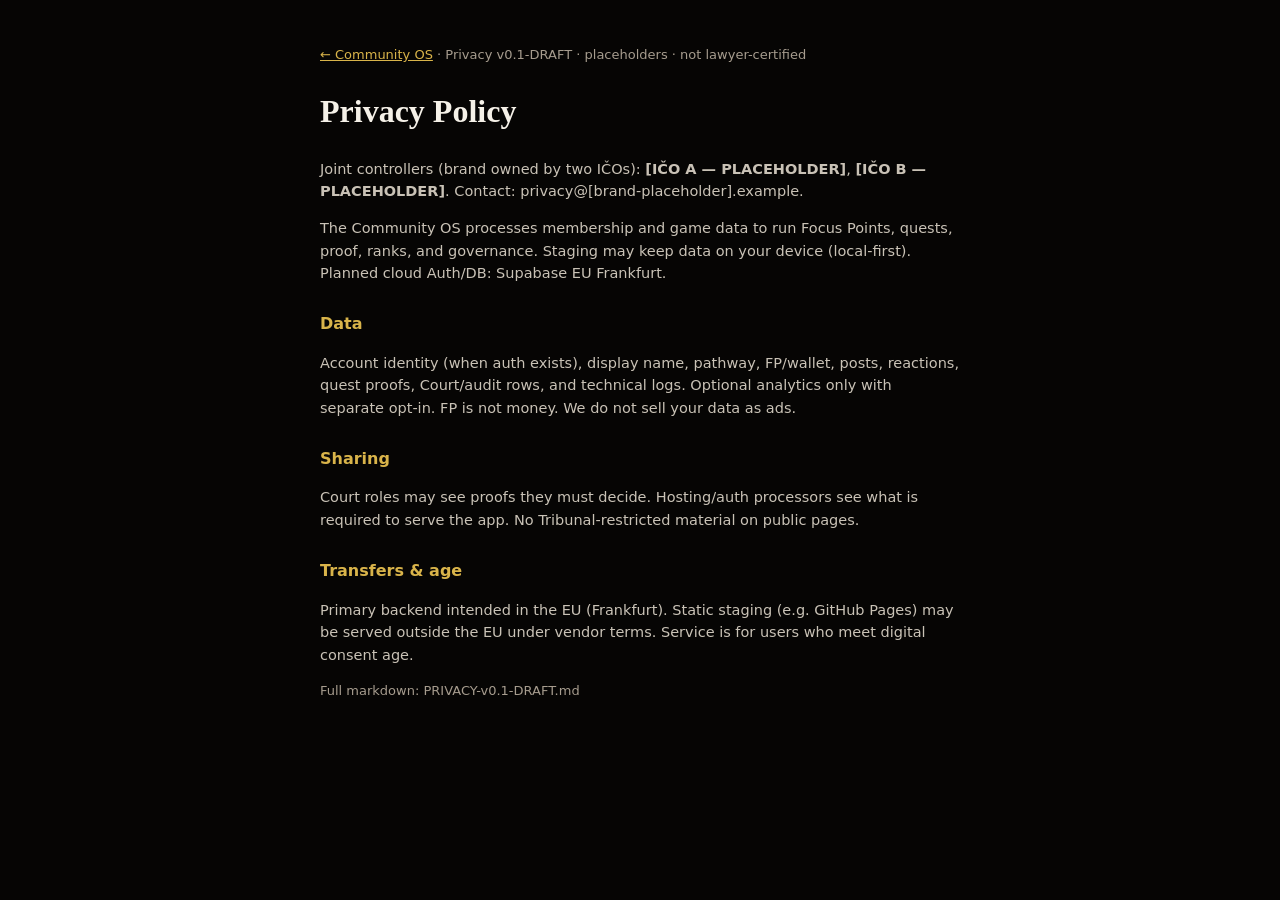
<file: legal/privacy.html>
<!doctype html>
<html lang="en">
<head>
  <meta charset="utf-8" />
  <meta name="viewport" content="width=device-width, initial-scale=1" />
  <title>Privacy — The Community OS</title>
  <style>
    body { margin: 0; font-family: system-ui, sans-serif; background: #060504; color: #F5F1E8; line-height: 1.55; }
    main { max-width: 640px; margin: 0 auto; padding: 32px 20px 64px; }
    a { color: #D9B44A; }
    h1 { font-family: Georgia, serif; font-weight: 600; }
    .meta { color: #A69C8E; font-size: 13px; }
    h2 { font-size: 16px; margin-top: 28px; color: #D9B44A; }
    p, li { color: #C9C2B6; font-size: 14.5px; }
  </style>
</head>
<body>
<main>
  <p class="meta"><a href="../">← Community OS</a> · Privacy v0.1-DRAFT · placeholders · not lawyer-certified</p>
  <h1>Privacy Policy</h1>
  <p>Joint controllers (brand owned by two IČOs): <strong>[IČO A — PLACEHOLDER]</strong>, <strong>[IČO B — PLACEHOLDER]</strong>. Contact: privacy@[brand-placeholder].example.</p>
  <p>The Community OS processes membership and game data to run Focus Points, quests, proof, ranks, and governance. Staging may keep data on your device (local-first). Planned cloud Auth/DB: Supabase EU Frankfurt.</p>
  <h2>Data</h2>
  <p>Account identity (when auth exists), display name, pathway, FP/wallet, posts, reactions, quest proofs, Court/audit rows, and technical logs. Optional analytics only with separate opt-in. FP is not money. We do not sell your data as ads.</p>
  <h2>Sharing</h2>
  <p>Court roles may see proofs they must decide. Hosting/auth processors see what is required to serve the app. No Tribunal-restricted material on public pages.</p>
  <h2>Transfers & age</h2>
  <p>Primary backend intended in the EU (Frankfurt). Static staging (e.g. GitHub Pages) may be served outside the EU under vendor terms. Service is for users who meet digital consent age.</p>
  <p class="meta">Full markdown: PRIVACY-v0.1-DRAFT.md</p>
</main>
</body>
</html>
</file>
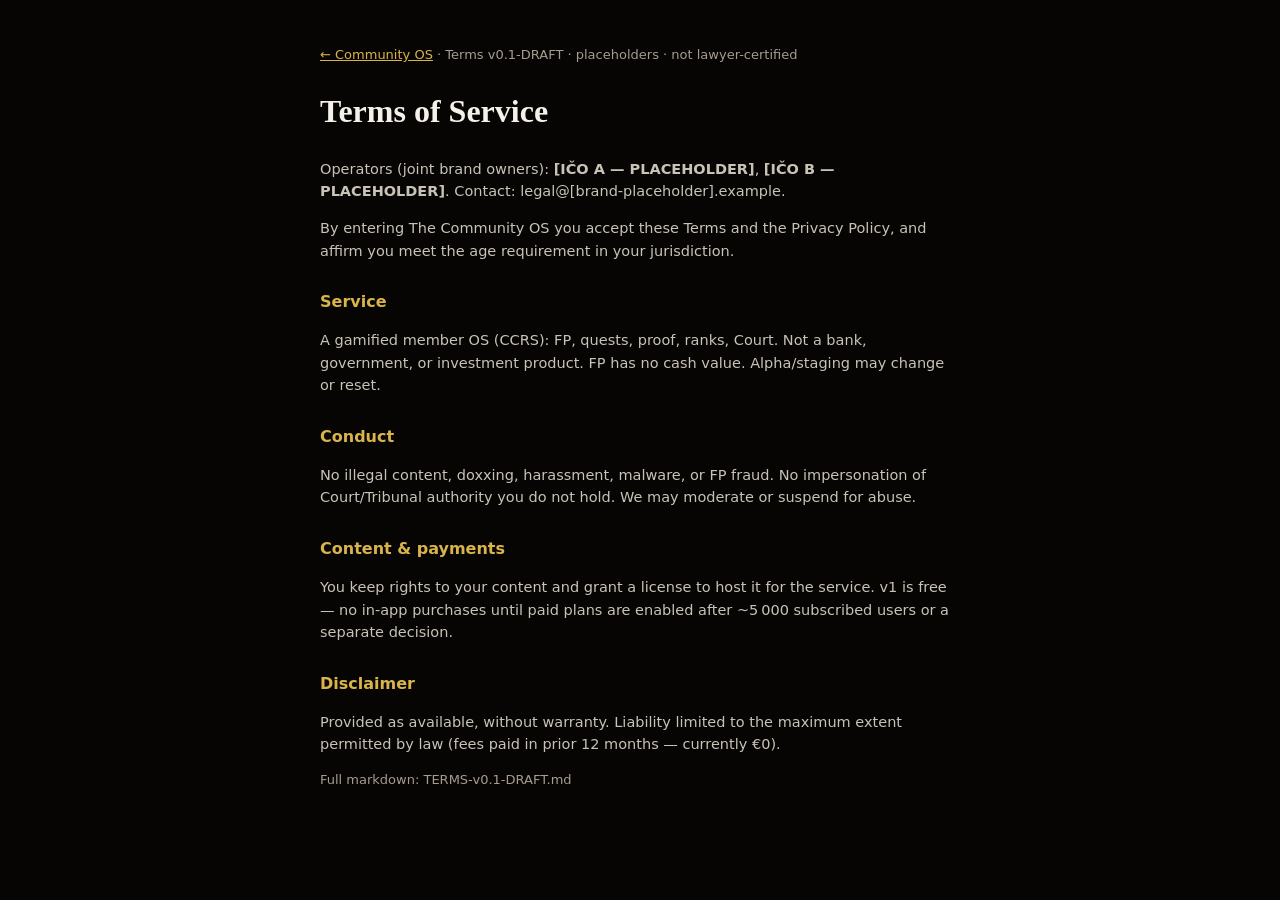
<file: legal/terms.html>
<!doctype html>
<html lang="en">
<head>
  <meta charset="utf-8" />
  <meta name="viewport" content="width=device-width, initial-scale=1" />
  <title>Terms — The Community OS</title>
  <style>
    body { margin: 0; font-family: system-ui, sans-serif; background: #060504; color: #F5F1E8; line-height: 1.55; }
    main { max-width: 640px; margin: 0 auto; padding: 32px 20px 64px; }
    a { color: #D9B44A; }
    h1 { font-family: Georgia, serif; font-weight: 600; }
    .meta { color: #A69C8E; font-size: 13px; }
    h2 { font-size: 16px; margin-top: 28px; color: #D9B44A; }
    p, li { color: #C9C2B6; font-size: 14.5px; }
  </style>
</head>
<body>
<main>
  <p class="meta"><a href="../">← Community OS</a> · Terms v0.1-DRAFT · placeholders · not lawyer-certified</p>
  <h1>Terms of Service</h1>
  <p>Operators (joint brand owners): <strong>[IČO A — PLACEHOLDER]</strong>, <strong>[IČO B — PLACEHOLDER]</strong>. Contact: legal@[brand-placeholder].example.</p>
  <p>By entering The Community OS you accept these Terms and the Privacy Policy, and affirm you meet the age requirement in your jurisdiction.</p>
  <h2>Service</h2>
  <p>A gamified member OS (CCRS): FP, quests, proof, ranks, Court. Not a bank, government, or investment product. FP has no cash value. Alpha/staging may change or reset.</p>
  <h2>Conduct</h2>
  <p>No illegal content, doxxing, harassment, malware, or FP fraud. No impersonation of Court/Tribunal authority you do not hold. We may moderate or suspend for abuse.</p>
  <h2>Content & payments</h2>
  <p>You keep rights to your content and grant a license to host it for the service. v1 is free — no in-app purchases until paid plans are enabled after ~5 000 subscribed users or a separate decision.</p>
  <h2>Disclaimer</h2>
  <p>Provided as available, without warranty. Liability limited to the maximum extent permitted by law (fees paid in prior 12 months — currently €0).</p>
  <p class="meta">Full markdown: TERMS-v0.1-DRAFT.md</p>
</main>
</body>
</html>
</file>
